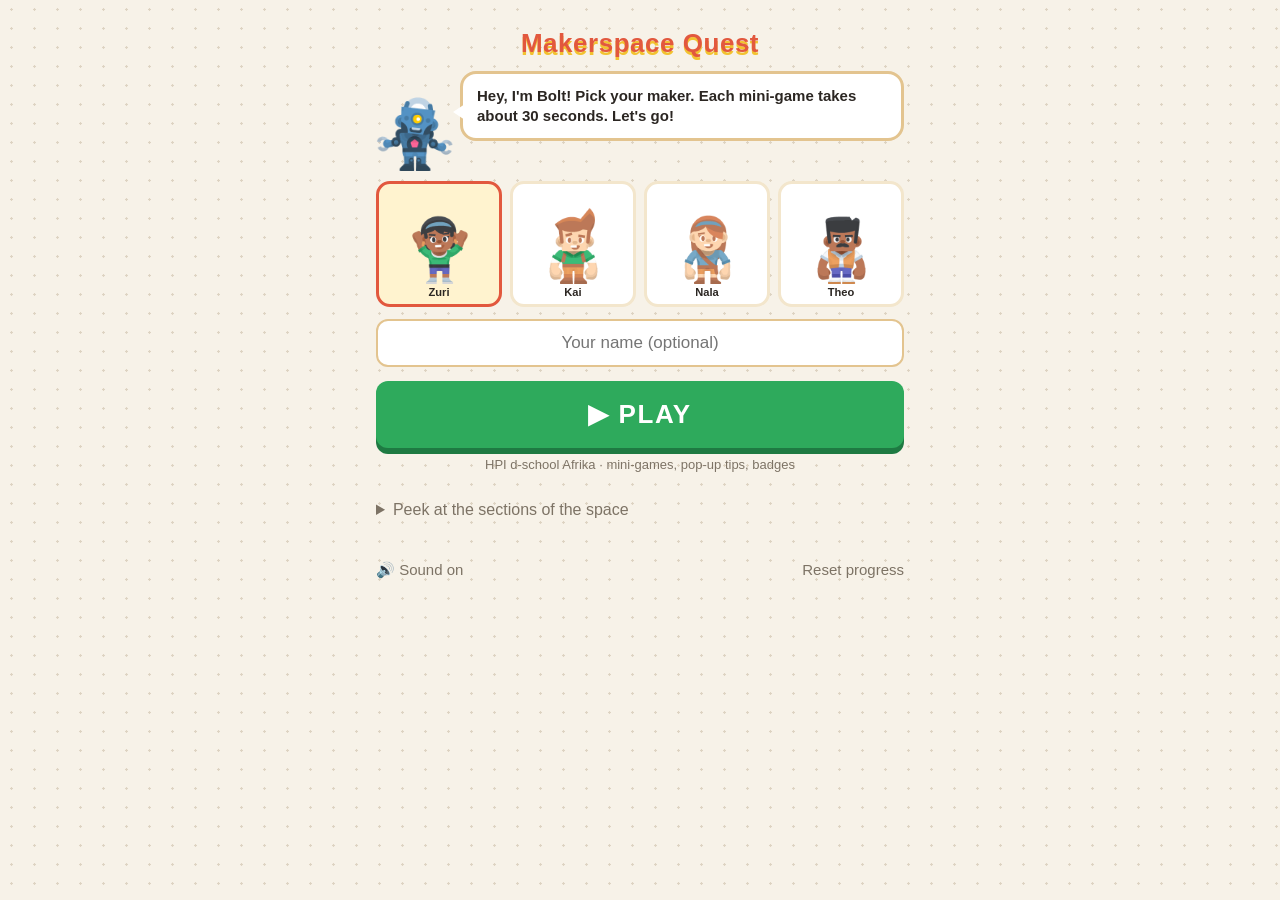
<file: index.html>
<!doctype html>
<html lang="en">
<head>
  <meta charset="utf-8">
  <meta name="viewport" content="width=device-width, initial-scale=1, viewport-fit=cover">
  <meta name="theme-color" content="#f7f2e8">
  <title>Makerspace Quest</title>
  <link rel="stylesheet" href="style.css">
</head>
<body>
  <main id="home"></main>
  <div id="stage">
    <canvas id="game"></canvas>
    <div id="overlay"></div>
  </div>

  <!-- 1. DATA — edit these to change the content of the game -->
  <script src="data/settings.js"></script>
  <script src="data/makerspace.js"></script>
  <script src="data/stations.js"></script>
  <script src="data/goals.js"></script>
  <script src="data/characters.js"></script>
  <script src="data/games/checkin.js"></script>
  <script src="data/games/values.js"></script>
  <script src="data/games/hours.js"></script>
  <script src="data/games/tools.js"></script>
  <script src="data/games/printing.js"></script>
  <script src="data/games/laser.js"></script>
  <script src="data/games/recycling.js"></script>
  <script src="data/games/craft.js"></script>
  <script src="data/games/ideas.js"></script>

  <!-- 2. ENGINE -->
  <script src="engine/core.js"></script>
  <script src="engine/input.js"></script>
  <script src="engine/audio.js"></script>
  <script src="engine/save.js"></script>
  <script src="engine/draw.js"></script>
  <script src="engine/ui.js"></script>
  <script src="engine/daily.js"></script>
  <script src="engine/sprites.js"></script>
  <script src="engine/fx.js"></script>
  <script src="engine/scenes/home.js"></script>
  <script src="engine/scenes/wheel.js"></script>
  <script src="engine/scenes/minigame.js"></script>

  <!-- 3. MINI-GAMES — one file each -->
  <script src="games/checkin.js"></script>
  <script src="games/values.js"></script>
  <script src="games/hours.js"></script>
  <script src="games/tools.js"></script>
  <script src="games/printing.js"></script>
  <script src="games/laser.js"></script>
  <script src="games/recycling.js"></script>
  <script src="games/craft.js"></script>
  <script src="games/ideas.js"></script>

  <script>MS.sprites.preload(); MS.engine.start();</script>
</body>
</html>
</file>
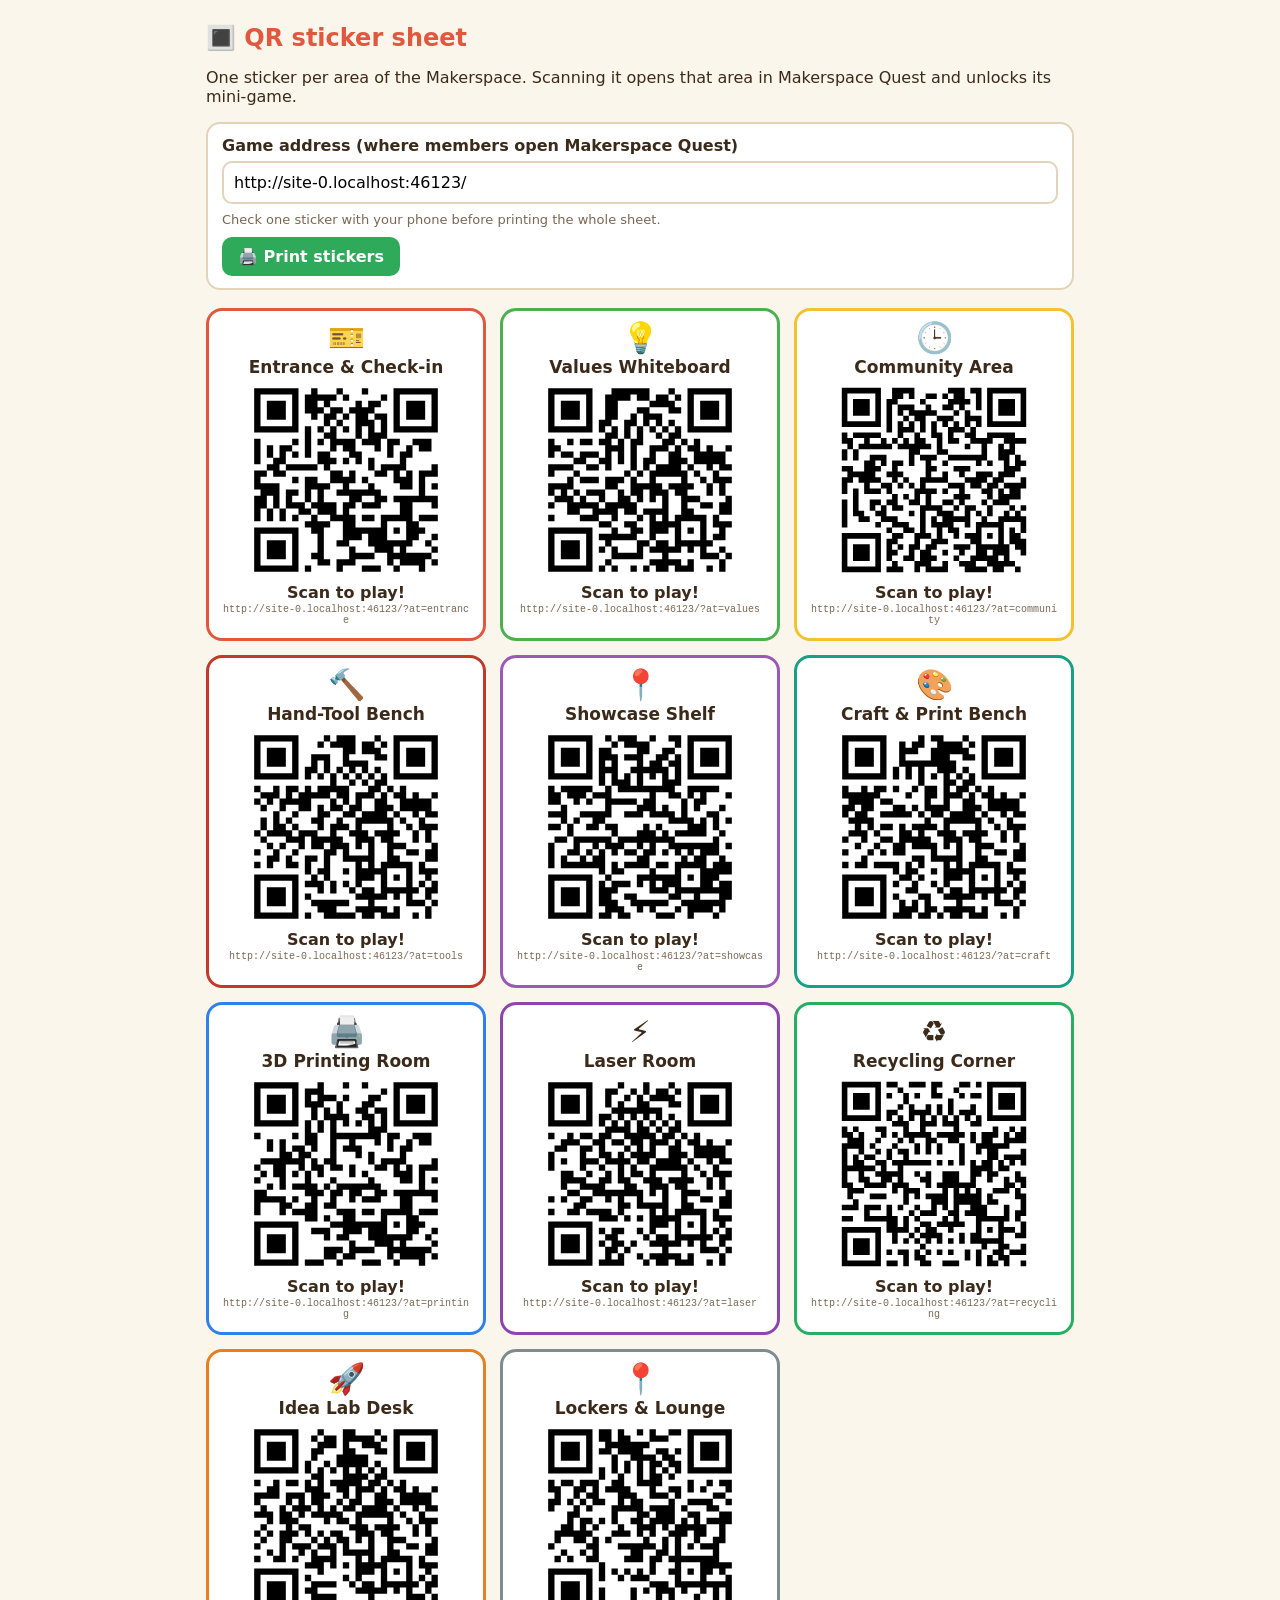
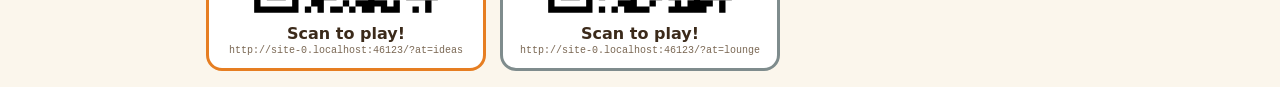
<file: qr.html>
<!doctype html>
<html lang="en">
<head>
<meta charset="utf-8">
<meta name="viewport" content="width=device-width, initial-scale=1">
<title>Makerspace Quest · QR sticker sheet</title>
<style>
  :root { --text: #3b2a1a; --muted: #7a6753; --line: #e3d3b8; --accent: #e2583e; }
  * { box-sizing: border-box; }
  body { margin: 0; font-family: system-ui, "Segoe UI", sans-serif; color: var(--text); background: #fbf6ec; }
  main { max-width: 900px; margin: 0 auto; padding: 16px; }
  h1 { margin: 8px 0 4px; font-size: 24px; color: var(--accent); }
  .tools { background: #fff; border: 2px solid var(--line); border-radius: 14px; padding: 12px 14px; margin: 12px 0 18px; }
  .tools label { display: block; font-weight: 700; margin-bottom: 6px; }
  .tools input { width: 100%; padding: 10px; font: inherit; border: 2px solid var(--line); border-radius: 10px; }
  .tools p { margin: 8px 0 0; font-size: 13px; color: var(--muted); }
  .warn { color: #b3261e; font-weight: 700; }
  .tools button { margin-top: 10px; padding: 10px 16px; font: inherit; font-weight: 700; border: 0; border-radius: 10px; background: #2eaa5a; color: #fff; cursor: pointer; }
  .sheet { display: grid; grid-template-columns: repeat(auto-fill, minmax(230px, 1fr)); gap: 14px; }
  .card { background: #fff; border: 3px solid var(--c, var(--line)); border-radius: 16px; padding: 12px; text-align: center; break-inside: avoid; page-break-inside: avoid; }
  .card .icon { font-size: 30px; line-height: 1; }
  .card h2 { margin: 4px 0 8px; font-size: 17px; }
  .card svg, .card img { display: block; width: 100%; max-width: 190px; height: auto; margin: 0 auto; }
  .card .cta { margin: 8px 0 2px; font-weight: 800; }
  .card code { display: block; font-size: 10px; color: var(--muted); word-break: break-all; }
  @media print {
    body { background: #fff; }
    .tools, h1 + p { display: none; }
    main { max-width: none; padding: 0; }
    .sheet { grid-template-columns: repeat(2, 1fr); gap: 10mm; }
    .card { border-width: 2px; }
  }
</style>
</head>
<body>
<main>
  <h1>🔳 QR sticker sheet</h1>
  <p>One sticker per area of the Makerspace. Scanning it opens that area in Makerspace Quest and unlocks its mini-game.</p>
  <div class="tools">
    <label for="base">Game address (where members open Makerspace Quest)</label>
    <input id="base" inputmode="url" autocomplete="off" spellcheck="false">
    <p id="note"></p>
    <button id="print" type="button">🖨️ Print stickers</button>
  </div>
  <div class="sheet" id="sheet"></div>
</main>

<script src="vendor/qrcode.js"></script>
<script>var MS = { data: {} };</script>
<script src="data/makerspace.js"></script>
<script src="data/stations.js"></script>
<script>
  // One card per area in data/stations.js: icon, name and a QR code for <game address>?at=<id>.
  (function () {
    var base = document.getElementById("base"), sheet = document.getElementById("sheet"), note = document.getElementById("note");
    var esc = function (s) { return String(s).replace(/[&<>"]/g, function (c) { return { "&": "&amp;", "<": "&lt;", ">": "&gt;", '"': "&quot;" }[c]; }); };
    // this page's own folder, e.g. https://you.github.io/Makerspace/  (qr.html itself is left off)
    var here = location.href.split("#")[0].split("?")[0].replace(/[^\/]*$/, "");
    base.value = localStorage.getItem("ms-qr-base") || here;

    function link(id) {
      var b = base.value.trim();
      return b + (b.indexOf("?") < 0 ? "?" : "&") + "at=" + encodeURIComponent(id);
    }

    function draw() {
      var b = base.value.trim(), local = /^(file:|https?:\/\/(localhost|127\.|192\.168\.|10\.|\[::1\]))/i.test(b);
      localStorage.setItem("ms-qr-base", b);
      note.innerHTML = !/^https?:\/\//i.test(b)
        ? '<span class="warn">⚠️ Enter the full web address, starting with https://</span>'
        : local ? '<span class="warn">⚠️ This address only works on this computer or network. Before printing, paste the public (GitHub Pages) address of the game.</span>'
        : "Check one sticker with your phone before printing the whole sheet.";
      sheet.innerHTML = MS.data.stations.map(function (s) {
        var qr = qrcode(0, "M"); // type 0 = smallest version that fits
        qr.addData(link(s.id)); qr.make();
        return '<div class="card" style="--c:' + esc(s.color) + '">' +
          '<div class="icon">' + (s.badge ? s.badge.icon : "📍") + '</div>' +
          '<h2>' + esc(s.name) + '</h2>' + qr.createSvgTag({ cellSize: 4, margin: 2, scalable: true }) +
          '<p class="cta">Scan to play!</p><code>' + esc(link(s.id)) + '</code></div>';
      }).join("");
    }

    base.addEventListener("input", draw);
    document.getElementById("print").onclick = function () { window.print(); };
    draw();
  })();
</script>
</body>
</html>
</file>
<file: style.css>
:root {
  /* the real room: terrazzo floor, white walls, birch plywood, yellow stools (same as data/settings.js) */
  --bg: #f7f2e8;
  --speck: #ddd3c2;
  --ui: #ffffff;
  --ui2: #f3e6cc;
  --wood: #e3c48f;
  --wood-dark: #b98c4c;
  --line: rgba(70, 45, 20, 0.16);
  --text: #2b2622;
  --muted: #7d7365;
  --accent: #e2583e;
  --yellow: #f2c230;
  --good: #2eaa5c;
}
* { box-sizing: border-box; }
html, body {
  margin: 0; color: var(--text);
  background: var(--bg) radial-gradient(var(--speck) 1.2px, transparent 1.6px) 0 0 / 23px 19px;
  font-family: "Segoe UI", "Helvetica Neue", Arial, sans-serif;
}
/* home is a scrolling page; mini-games (body.in-game) fill the screen */
body.in-game { overflow: hidden; height: 100%; }
body.in-game #home, body:not(.in-game) #stage { display: none; }
#stage { position: relative; width: 100vw; height: 100vh; height: 100dvh; display: grid; place-items: center; }
#game { display: block; touch-action: none; }
#overlay {
  position: absolute; left: 50%; top: 50%; transform: translate(-50%, -50%);
  display: none; place-items: center; padding: 12px;
  background: rgba(70, 45, 20, 0.35); backdrop-filter: blur(2px);
}
#overlay.show { display: grid; }

.card {
  width: min(560px, 100%); max-height: 100%; overflow: auto;
  background: var(--ui); border: 3px solid var(--wood); border-radius: 18px;
  box-shadow: 0 16px 40px rgba(70,45,20,0.3); animation: pop 0.18s ease-out;
}
.card.wide { width: min(900px, 100%); }
@keyframes pop { from { transform: scale(0.94); } to { transform: none; } }
.card-photo { width: 100%; height: 210px; object-fit: cover; display: block; border-radius: 16px 16px 0 0; }
.card-body { padding: 18px 22px 20px; }
.card h2 { margin: 0 0 6px; color: var(--accent); font-size: 24px; }
.card h3 { margin: 12px 0 4px; color: var(--accent); font-size: 15px; text-transform: uppercase; letter-spacing: 0.05em; }
.card .blurb { margin: 0 0 10px; color: var(--text); font-size: 16px; }
.card ul { margin: 6px 0 10px; padding-left: 20px; }
.card li { margin: 5px 0; line-height: 1.35; font-size: 15px; }
.card .small { color: var(--muted); font-size: 13px; margin: 6px 0; }
.card-buttons { display: flex; flex-wrap: wrap; gap: 10px; margin-top: 14px; }
.card button {
  flex: 1 1 auto; padding: 11px 16px; border: 0; border-radius: 10px; cursor: pointer;
  background: var(--ui2); color: var(--text); font-size: 15px; font-weight: 700;
}
.card button.primary { background: var(--accent); color: #fff; }
.card button:hover:not(:disabled) { filter: brightness(1.15); transform: translateY(-1px); }
.card button:disabled { opacity: 0.6; cursor: not-allowed; }
.field { display: block; font-weight: 700; margin: 10px 0; }
.field input {
  display: block; width: 100%; margin-top: 6px; padding: 10px 12px; font-size: 18px;
  border-radius: 10px; border: 2px solid var(--wood); background: #fff; color: var(--text);
}

.toast {
  position: fixed; left: 50%; top: 20px; transform: translateX(-50%);
  background: var(--ui); border: 2px solid var(--yellow); padding: 10px 18px; border-radius: 12px;
  font-weight: 700; transition: opacity 0.5s; z-index: 10;
}
.toast.hide { opacity: 0; }

/* Home page (phone first) */
#home { max-width: 560px; margin: 0 auto; padding: 16px 16px 40px; }
#home h1 { margin: 8px 0; font-size: 26px; color: var(--accent); }
#home h2 { margin: 22px 0 8px; font-size: 18px; }
#home .blurb { color: var(--text); font-size: 16px; }
#home .small { color: var(--muted); font-size: 13px; margin: 6px 0; }
#home ul { padding-left: 20px; } #home li { margin: 6px 0; line-height: 1.4; }
.panel { background: var(--ui); border: 2px solid var(--wood); box-shadow: 0 4px 0 var(--line); border-radius: 16px; padding: 4px 16px 12px; margin: 12px 0; }
.btn, .station, .link, .back { touch-action: manipulation; cursor: pointer; font: inherit; color: var(--text); }
.btn {
  display: block; width: 100%; margin: 10px 0; padding: 14px 16px; border: 0; border-radius: 12px;
  background: var(--ui2); font-size: 17px; font-weight: 700;
}
.btn.primary { background: var(--accent); color: #fff; }
.btn:disabled { opacity: 0.55; cursor: not-allowed; }
.progress { height: 10px; background: var(--ui2); border-radius: 99px; overflow: hidden; }
.progress > div { height: 100%; background: var(--good); }
.station {
  display: flex; align-items: center; gap: 12px; width: 100%; margin: 8px 0; padding: 10px;
  background: var(--ui); border: 0; border-left: 6px solid var(--c); border-radius: 14px; text-align: left; box-shadow: 0 3px 0 var(--line);
}
.station img { width: 64px; height: 64px; object-fit: cover; border-radius: 10px; flex: none; }
.st-text { flex: 1; min-width: 0; }
.st-text b { display: block; font-size: 16px; }
.st-text small { display: block; margin-top: 2px; color: var(--muted); font-size: 13px; }
.st-status { font-size: 20px; color: var(--muted); }
.station.locked { opacity: 0.6; }
#home h2 small { color: var(--muted); font-weight: 400; font-size: 14px; }
.chip { display: inline-block; margin: 0 0 10px; padding: 5px 12px; border-radius: 99px; background: var(--yellow); font-weight: 700; color: var(--text); }
.chip span { color: var(--muted); font-weight: 400; }
.back, .link { background: none; border: 0; padding: 10px 0; color: var(--muted); font-size: 15px; }
.detail-photo { display: block; width: 100%; aspect-ratio: 4 / 3; object-fit: cover; border-radius: 16px; border-bottom: 5px solid var(--c); }
.panel h2 { margin-top: 14px; }
.q { font-size: 17px; font-weight: 700; line-height: 1.35; }
.btn.choice { margin: 8px 0; padding: 12px 14px; font-size: 15px; text-align: left; background: var(--ui2); }
#home .open-now { font-weight: 800; font-size: 15px; margin: 4px 0 2px; }
#home .open-now.yes { color: #1b7f3b; } #home .open-now.no { color: #b3261e; }
#home ul.plain { list-style: none; padding: 0; }
.here { background: var(--c); color: #fff; font-weight: 700; padding: 10px 14px; border-radius: 12px; }
footer { display: flex; justify-content: space-between; margin-top: 24px; }

/* Characters (Kenney sprite sheets, see engine/sprites.js) */
.sprite { display: inline-block; background-repeat: no-repeat; flex: none; }
.bob { animation: bob 1.6s ease-in-out infinite; }
@keyframes bob { 50% { transform: translateY(-6px); } }

/* Quick Play hero */
/* the hint under PLAY: centred under the button, padded in, wrapped evenly instead of one line edge to edge */
.hero > .small { text-align: center; padding: 0 14px; line-height: 1.45; text-wrap: balance; }
.hero.first { text-align: center; padding-top: 4px; }
.logo { font-size: 32px; font-weight: 900; letter-spacing: 0.02em; margin: 6px 0 4px; color: var(--accent); text-shadow: 0 3px 0 var(--yellow); }
.guide-row { display: flex; align-items: flex-end; gap: 6px; text-align: left; margin: 4px 0 10px; }
.bubble {
  position: relative; flex: 1; margin: 0 0 30px; padding: 12px 14px; border-radius: 16px;
  background: #fff; color: var(--text); font-weight: 700; font-size: 15px; line-height: 1.35; border: 3px solid var(--wood);
}
.bubble::before { content: ""; position: absolute; left: -10px; bottom: 18px; border: 8px solid transparent; border-right: 12px solid #fff; border-left: 0; }
.pick { display: grid; grid-template-columns: repeat(4, 1fr); gap: 8px; margin: 6px 0 12px; }
.pick-btn {
  display: flex; flex-direction: column; align-items: center; padding: 8px 0 6px; border-radius: 14px;
  background: var(--ui); border: 3px solid var(--ui2); color: var(--text); cursor: pointer; touch-action: manipulation;
}
.pick-btn.on { border-color: var(--accent); background: #fff3cf; }
.pick-btn small { font-weight: 700; margin-top: 2px; }
.name-in {
  display: block; width: 100%; padding: 12px 14px; font-size: 17px; text-align: center;
  border-radius: 12px; border: 2px solid var(--wood); background: #fff; color: var(--text);
}
.btn.play {
  margin: 14px 0 8px; padding: 18px; font-size: 26px; font-weight: 900; letter-spacing: 0.06em;
  background: var(--good); color: #fff; box-shadow: 0 6px 0 #1e7a42; animation: pulse 1.4s ease-in-out infinite;
}
.btn.play:active { transform: translateY(4px); box-shadow: 0 2px 0 #1e7a42; }
@keyframes pulse { 50% { filter: brightness(1.12); } }
.me-row { display: flex; align-items: center; gap: 10px; }
.me { background: none; border: 0; padding: 0; cursor: pointer; }
.me-row h1 { margin: 0 0 6px; }
.stats { margin: 4px 0 0; font-weight: 700; }
.peek { margin: 18px 0; }
.peek summary { cursor: pointer; color: var(--muted); padding: 8px 0; }
.sections-title { margin-top: 28px; }

/* Maker Pass */
.warn { background: rgba(242, 194, 48, 0.22); border-left: 4px solid var(--yellow); padding: 10px 12px; border-radius: 8px; font-size: 14px; }
.center { text-align: center; }
.pass { background: var(--ui); border: 3px solid var(--wood); border-radius: 18px; padding: 16px 18px; }
.pass-head { text-align: center; border-bottom: 2px dashed var(--wood); padding-bottom: 8px; }
.pass-title { font-size: 28px; font-weight: 900; letter-spacing: 0.15em; color: var(--accent); }
.pass-sub { color: var(--muted); }
.pass-name { font-size: 30px; font-weight: 800; text-align: center; margin: 12px 0 0; }
.pass h3 { margin: 14px 0 4px; color: var(--accent); font-size: 14px; text-transform: uppercase; letter-spacing: 0.05em; }
.badges { display: flex; flex-wrap: wrap; justify-content: center; gap: 6px; margin: 10px 0; }
.badge { background: var(--ui2); border-radius: 999px; padding: 4px 10px; font-size: 13px; font-weight: 700; }
.badge.missing { opacity: 0.35; }

@media print {
  body { background: #fff; }
  #stage, .toast, #home > :not(.pass) { display: none !important; }
  #home { max-width: none; padding: 0; }
  .pass { border: 3px solid #222; background: #fff; color: #111; }
  .pass .small, .pass li { color: #111; }
  .pass-title, .pass h3 { color: #b8860b; }
  .badge { background: #eee; }
}
</file>
